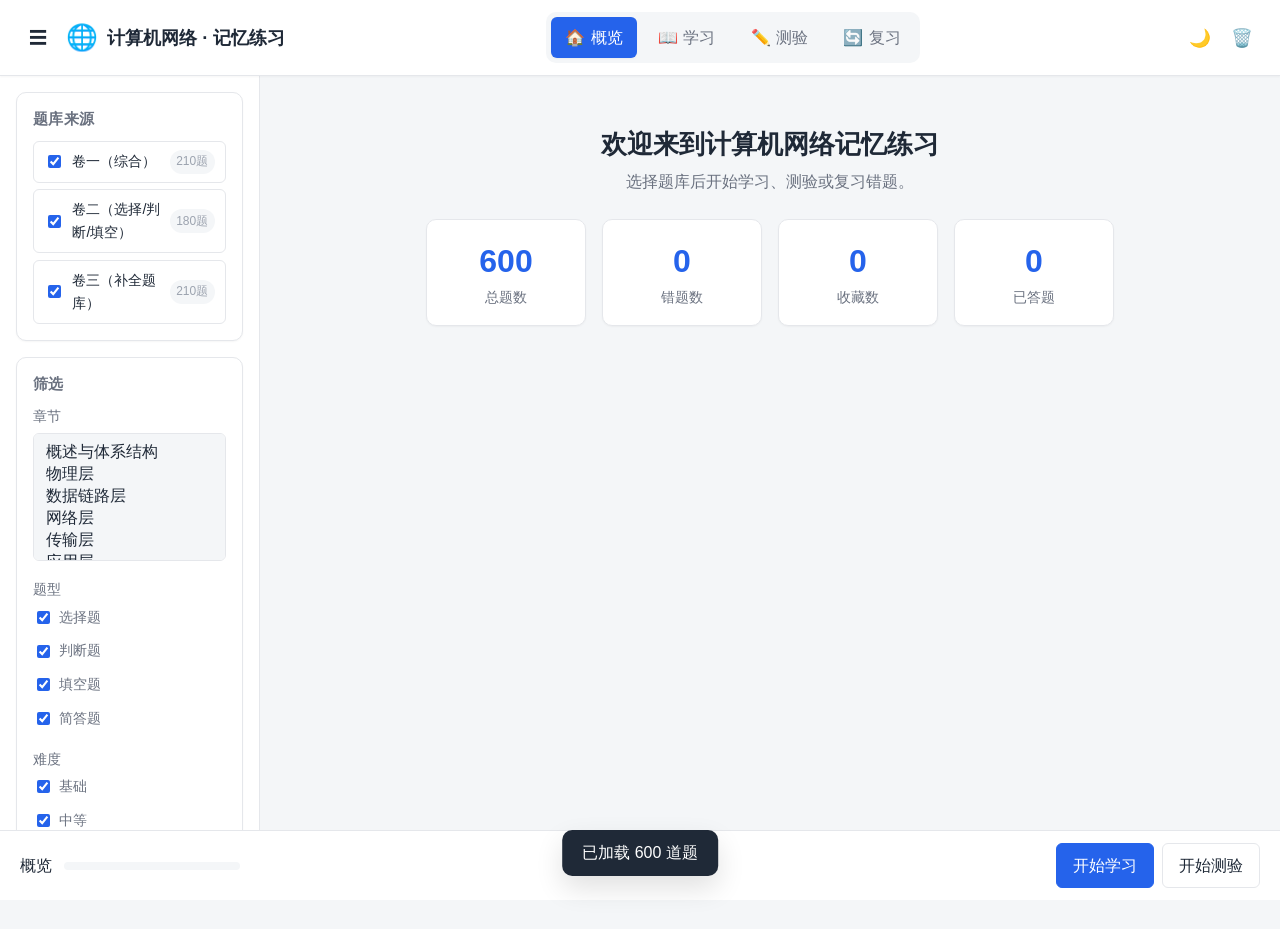
<file: index.html>
<!DOCTYPE html>
<html lang="zh-CN">
<head>
  <meta charset="UTF-8">
  <meta name="viewport" content="width=device-width, initial-scale=1.0, maximum-scale=1.0, user-scalable=no, viewport-fit=cover">
  <meta name="apple-mobile-web-app-capable" content="yes">
  <meta name="apple-mobile-web-app-status-bar-style" content="default">
  <meta name="theme-color" content="#2563eb">
  <title>计算机网络 · 记忆练习</title>
  <link rel="stylesheet" href="css/base.css">
  <link rel="stylesheet" href="css/layout.css">
  <link rel="stylesheet" href="css/components.css">
  <link rel="stylesheet" href="css/themes.css">
</head>
<body data-theme="light">
  <div id="app">
    <header class="app-header">
      <div class="brand">
        <button id="menuToggle" class="icon-btn menu-toggle" title="打开筛选">☰</button>
        <span class="logo">🌐</span>
        <h1>计算机网络 · 记忆练习</h1>
      </div>
      <nav class="mode-tabs" aria-label="练习模式">
        <button class="mode-tab active" data-mode="dashboard" title="统计概览">
          <span class="icon">🏠</span> 概览
        </button>
        <button class="mode-tab" data-mode="study" title="看题背答案">
          <span class="icon">📖</span> 学习
        </button>
        <button class="mode-tab" data-mode="quiz" title="自测评分">
          <span class="icon">✏️</span> 测验
        </button>
        <button class="mode-tab" data-mode="review" title="错题与收藏">
          <span class="icon">🔄</span> 复习
        </button>
      </nav>
      <div class="header-actions">
        <button id="themeToggle" class="icon-btn" title="切换主题">🌙</button>
        <button id="resetBtn" class="icon-btn danger" title="清空本地进度">🗑️</button>
      </div>
    </header>

    <div class="sidebar-overlay" id="sidebarOverlay"></div>
    <aside class="app-sidebar" id="appSidebar">
      <section class="panel">
        <h2>题库来源</h2>
        <div class="source-list" id="sourceList"></div>
      </section>

      <section class="panel">
        <h2>筛选</h2>
        <div class="filter-group">
          <label for="categoryFilter">章节</label>
          <select id="categoryFilter" multiple size="5"></select>
        </div>
        <div class="filter-group">
          <label>题型</label>
          <div class="checkboxes" id="typeFilter">
            <label><input type="checkbox" value="choice" checked> 选择题</label>
            <label><input type="checkbox" value="judge" checked> 判断题</label>
            <label><input type="checkbox" value="fill" checked> 填空题</label>
            <label><input type="checkbox" value="essay" checked> 简答题</label>
          </div>
        </div>
        <div class="filter-group">
          <label>难度</label>
          <div class="checkboxes" id="difficultyFilter">
            <label><input type="checkbox" value="1" checked> 基础</label>
            <label><input type="checkbox" value="2" checked> 中等</label>
            <label><input type="checkbox" value="3" checked> 困难</label>
          </div>
        </div>
      </section>

      <section class="panel">
        <h2>设置</h2>
        <div class="filter-group">
          <label for="quizCount">测验题数</label>
          <input type="number" id="quizCount" min="5" max="100" value="20">
        </div>
        <div class="filter-group">
          <label for="showExplanation">答后显示解析</label>
          <select id="showExplanation">
            <option value="auto">自动</option>
            <option value="always">总是</option>
            <option value="never">从不</option>
          </select>
        </div>
      </section>

      <section class="panel">
        <h2>AI 评分配置</h2>
        <div class="filter-group">
          <label for="aiApiKey">DeepSeek API Key</label>
          <input type="password" id="aiApiKey" placeholder="sk-..." autocomplete="off">
        </div>
        <div class="filter-group">
          <label for="aiModel">模型</label>
          <select id="aiModel">
            <option value="deepseek-chat">deepseek-chat</option>
            <option value="deepseek-reasoner">deepseek-reasoner</option>
          </select>
        </div>
        <div class="filter-group">
          <label for="aiBaseUrl">API 地址（可选）</label>
          <input type="text" id="aiBaseUrl" placeholder="https://api.deepseek.com" value="https://api.deepseek.com">
        </div>
        <p class="hint">Key 仅保存在本地浏览器，通过本地服务器代理调用。</p>
      </section>
    </aside>

    <main class="app-main" id="mainArea">
      <div class="dashboard" id="dashboard">
        <h2>欢迎来到计算机网络记忆练习</h2>
        <p>选择题库后开始学习、测验或复习错题。</p>
        <div class="stats-grid" id="statsGrid"></div>
      </div>
    </main>

    <footer class="app-footer">
      <div class="progress-area" id="progressArea">
        <span id="progressText">0 / 0</span>
        <div class="progress-bar"><div class="progress-fill" id="progressFill"></div></div>
      </div>
      <div class="footer-actions" id="footerActions"></div>
    </footer>
  </div>

  <div class="toast" id="toast"></div>

  <script src="js/utils.js"></script>
  <script src="js/state.js"></script>
  <script src="js/api-client.js"></script>
  <script src="js/data-loader.js"></script>
  <script src="js/question-renderer.js"></script>
  <script src="js/modes/study-mode.js"></script>
  <script src="js/modes/quiz-mode.js"></script>
  <script src="js/modes/review-mode.js"></script>
  <script src="js/main.js"></script>
</body>
</html>
</file>
<file: css/base.css>
:root {
  --font-sans: -apple-system, BlinkMacSystemFont, "Segoe UI", Roboto, "Helvetica Neue", Arial, "Noto Sans SC", sans-serif;
  --font-mono: "SFMono-Regular", Consolas, "Liberation Mono", Menlo, "Courier New", monospace;

  --radius-sm: 6px;
  --radius-md: 10px;
  --radius-lg: 14px;

  --shadow-sm: 0 1px 2px rgba(0,0,0,0.04);
  --shadow-md: 0 4px 12px rgba(0,0,0,0.08);
  --shadow-lg: 0 12px 28px rgba(0,0,0,0.12);

  --transition-fast: 0.15s ease;
  --transition-base: 0.25s ease;
}

[data-theme="light"] {
  --bg-body: #f4f6f8;
  --bg-card: #ffffff;
  --bg-sidebar: #ffffff;
  --bg-header: #ffffff;
  --bg-footer: #ffffff;
  --text-primary: #1f2937;
  --text-secondary: #6b7280;
  --text-muted: #9ca3af;
  --border-color: #e5e7eb;
  --accent: #2563eb;
  --accent-hover: #1d4ed8;
  --accent-soft: #dbeafe;
  --success: #16a34a;
  --success-soft: #dcfce7;
  --danger: #dc2626;
  --danger-soft: #fee2e2;
  --warning: #d97706;
  --warning-soft: #fef3c7;
  --info: #0891b2;
  --info-soft: #cffafe;
}

[data-theme="dark"] {
  --bg-body: #0f172a;
  --bg-card: #1e293b;
  --bg-sidebar: #1e293b;
  --bg-header: #1e293b;
  --bg-footer: #1e293b;
  --text-primary: #f1f5f9;
  --text-secondary: #94a3b8;
  --text-muted: #64748b;
  --border-color: #334155;
  --accent: #60a5fa;
  --accent-hover: #3b82f6;
  --accent-soft: #1e3a8a;
  --success: #4ade80;
  --success-soft: #14532d;
  --danger: #f87171;
  --danger-soft: #7f1d1d;
  --warning: #fbbf24;
  --warning-soft: #78350f;
  --info: #22d3ee;
  --info-soft: #164e63;
}

* {
  box-sizing: border-box;
}

html, body {
  margin: 0;
  padding: 0;
  height: 100%;
  font-family: var(--font-sans);
  font-size: 16px;
  line-height: 1.6;
  color: var(--text-primary);
  background: var(--bg-body);
  transition: background var(--transition-base), color var(--transition-base);
}

button, input, select, textarea {
  font: inherit;
  color: inherit;
}

button {
  cursor: pointer;
  border: none;
  background: none;
}

a {
  color: var(--accent);
  text-decoration: none;
}

h1, h2, h3, h4 {
  margin: 0 0 0.5em;
  line-height: 1.3;
}

p {
  margin: 0 0 0.75em;
}

code, pre {
  font-family: var(--font-mono);
  background: var(--bg-body);
  border-radius: var(--radius-sm);
  padding: 0.125em 0.375em;
}

pre {
  padding: 0.75em;
  overflow-x: auto;
  white-space: pre-wrap;
}

ul, ol {
  margin: 0 0 0.75em;
  padding-left: 1.25em;
}

:focus-visible {
  outline: 2px solid var(--accent);
  outline-offset: 2px;
}
</file>
<file: css/layout.css>
#app {
  display: grid;
  grid-template-areas:
    "header header"
    "sidebar main"
    "footer footer";
  grid-template-columns: 260px 1fr;
  grid-template-rows: auto 1fr auto;
  min-height: 100vh;
  max-width: 1600px;
  margin: 0 auto;
}

.app-header {
  grid-area: header;
  position: sticky;
  top: 0;
  z-index: 100;
  display: flex;
  align-items: center;
  justify-content: space-between;
  gap: 1rem;
  padding: 0.75rem 1.25rem;
  background: var(--bg-header);
  border-bottom: 1px solid var(--border-color);
  box-shadow: var(--shadow-sm);
}

.brand {
  display: flex;
  align-items: center;
  gap: 0.6rem;
}

.menu-toggle {
  display: none;
}

.brand .logo {
  font-size: 1.6rem;
}

.brand h1 {
  font-size: 1.15rem;
  font-weight: 700;
  margin: 0;
  white-space: nowrap;
  cursor: pointer;
}

.brand .logo {
  cursor: pointer;
}

.mode-tabs {
  display: flex;
  gap: 0.4rem;
  background: var(--bg-body);
  padding: 0.3rem;
  border-radius: var(--radius-md);
}

.mode-tab {
  display: flex;
  align-items: center;
  gap: 0.35rem;
  padding: 0.5rem 0.9rem;
  border-radius: var(--radius-sm);
  font-weight: 500;
  color: var(--text-secondary);
  transition: background var(--transition-fast), color var(--transition-fast);
}

.mode-tab:hover {
  background: var(--bg-card);
  color: var(--text-primary);
}

.mode-tab.active {
  background: var(--accent);
  color: #fff;
  box-shadow: var(--shadow-sm);
}

.header-actions {
  display: flex;
  align-items: center;
  gap: 0.4rem;
}

.app-sidebar {
  grid-area: sidebar;
  position: sticky;
  top: 61px;
  height: calc(100vh - 61px - 56px);
  overflow-y: auto;
  padding: 1rem;
  background: var(--bg-sidebar);
  border-right: 1px solid var(--border-color);
}

.app-main {
  grid-area: main;
  padding: 1.25rem;
  overflow-y: auto;
}

.app-footer {
  grid-area: footer;
  position: sticky;
  bottom: 0;
  display: flex;
  align-items: center;
  justify-content: space-between;
  gap: 1rem;
  padding: 0.75rem 1.25rem;
  background: var(--bg-footer);
  border-top: 1px solid var(--border-color);
}

.progress-area {
  display: flex;
  align-items: center;
  gap: 0.75rem;
  min-width: 220px;
}

.progress-bar {
  flex: 1;
  height: 8px;
  background: var(--bg-body);
  border-radius: 999px;
  overflow: hidden;
}

.progress-fill {
  height: 100%;
  width: 0%;
  background: var(--accent);
  border-radius: 999px;
  transition: width var(--transition-base);
}

.footer-actions {
  display: flex;
  gap: 0.5rem;
}

@media (max-width: 900px) {
  #app {
    grid-template-areas:
      "header"
      "main"
      "footer";
    grid-template-columns: 1fr;
    grid-template-rows: auto 1fr auto;
  }

  .menu-toggle {
    display: inline-flex;
  }

  .app-sidebar {
    position: fixed;
    left: 0;
    top: 0;
    width: 280px;
    max-width: 85vw;
    height: 100vh;
    height: 100dvh;
    z-index: 200;
    transform: translateX(-100%);
    transition: transform var(--transition-base);
    box-shadow: var(--shadow-lg);
    overflow-y: auto;
    -webkit-overflow-scrolling: touch;
    padding-top: max(1rem, env(safe-area-inset-top, 0px));
    padding-bottom: env(safe-area-inset-bottom, 0px);
  }

  .app-sidebar.open {
    transform: translateX(0);
  }

  .sidebar-overlay {
    display: none;
    position: fixed;
    inset: 0;
    background: rgba(0,0,0,0.45);
    z-index: 199;
  }

  .sidebar-overlay.show {
    display: block;
  }

  .app-header {
    flex-wrap: wrap;
    gap: 0.5rem;
    padding: 0.6rem 0.75rem;
  }

  .brand {
    flex-shrink: 0;
  }

  .brand h1 {
    font-size: 0.95rem;
  }

  .mode-tabs {
    order: 3;
    flex: 1 1 100%;
    overflow-x: auto;
    -webkit-overflow-scrolling: touch;
    scrollbar-width: none;
    padding: 0.15rem 0;
  }

  .mode-tabs::-webkit-scrollbar {
    display: none;
  }

  .mode-tab {
    padding: 0.45rem 0.65rem;
    font-size: 0.85rem;
    white-space: nowrap;
    flex-shrink: 0;
  }

  .mode-tab .icon {
    display: none;
  }

  .app-main {
    padding: 0.75rem;
  }

  .app-footer {
    flex-direction: column;
    align-items: stretch;
    gap: 0.6rem;
    padding: 0.6rem 0.75rem;
  }

  .progress-area {
    width: 100%;
  }

  .footer-actions {
    justify-content: stretch;
  }

  .footer-actions .btn {
    flex: 1;
  }
}

/* ── 小屏手机 (< 600px) ── */
@media (max-width: 600px) {
  .brand h1 {
    font-size: 0.82rem;
    max-width: 160px;
    overflow: hidden;
    text-overflow: ellipsis;
  }

  .brand .logo {
    font-size: 1.3rem;
  }

  .mode-tab {
    padding: 0.4rem 0.55rem;
    font-size: 0.8rem;
    gap: 0.15rem;
  }

  .header-actions .icon-btn {
    width: 32px;
    height: 32px;
    font-size: 1rem;
  }

  .app-main {
    padding: 0.5rem;
  }

  .dashboard {
    padding: 1rem 0.25rem;
  }

  .dashboard h2 {
    font-size: 1.25rem;
  }

  .app-footer {
    padding: 0.5rem 0.6rem;
    padding-bottom: calc(0.5rem + env(safe-area-inset-bottom, 0px));
    font-size: 0.85rem;
  }
}
</file>
<file: css/components.css>
.panel {
  background: var(--bg-card);
  border: 1px solid var(--border-color);
  border-radius: var(--radius-md);
  padding: 1rem;
  margin-bottom: 1rem;
  box-shadow: var(--shadow-sm);
}

.panel h2 {
  font-size: 0.95rem;
  text-transform: uppercase;
  letter-spacing: 0.03em;
  color: var(--text-secondary);
  margin-bottom: 0.75rem;
}

.filter-group {
  margin-bottom: 0.85rem;
}

.filter-group label {
  display: block;
  font-size: 0.85rem;
  font-weight: 500;
  margin-bottom: 0.35rem;
  color: var(--text-secondary);
}

.filter-group select,
.filter-group input[type="number"],
.filter-group input[type="text"] {
  width: 100%;
  padding: 0.5rem 0.65rem;
  border: 1px solid var(--border-color);
  border-radius: var(--radius-sm);
  background: var(--bg-body);
}

.filter-group select[multiple] {
  min-height: 120px;
}

.checkboxes {
  display: flex;
  flex-direction: column;
  gap: 0.4rem;
}

.checkboxes label {
  display: flex;
  align-items: center;
  gap: 0.4rem;
  font-weight: 400;
  cursor: pointer;
}

.hint {
  font-size: 0.78rem;
  color: var(--text-muted);
  margin: 0;
}

.checkboxes input {
  accent-color: var(--accent);
}

.source-list {
  display: flex;
  flex-direction: column;
  gap: 0.4rem;
}

.source-item {
  display: flex;
  align-items: center;
  gap: 0.5rem;
  padding: 0.5rem 0.65rem;
  border-radius: var(--radius-sm);
  border: 1px solid var(--border-color);
  cursor: pointer;
  transition: background var(--transition-fast), border-color var(--transition-fast);
}

.source-item:hover {
  background: var(--accent-soft);
}

.source-item input {
  accent-color: var(--accent);
}

.source-item .source-name {
  flex: 1;
  font-size: 0.9rem;
}

.source-item .source-count {
  font-size: 0.75rem;
  color: var(--text-muted);
  background: var(--bg-body);
  padding: 0.15rem 0.4rem;
  border-radius: 999px;
}

.btn {
  display: inline-flex;
  align-items: center;
  justify-content: center;
  gap: 0.4rem;
  padding: 0.55rem 1rem;
  border-radius: var(--radius-sm);
  font-weight: 500;
  border: 1px solid var(--border-color);
  background: var(--bg-card);
  color: var(--text-primary);
  transition: background var(--transition-fast), transform var(--transition-fast), box-shadow var(--transition-fast);
}

.btn:hover {
  background: var(--bg-body);
  transform: translateY(-1px);
}

.btn:active {
  transform: translateY(0);
}

.btn-primary {
  background: var(--accent);
  color: #fff;
  border-color: var(--accent);
}

.btn-primary:hover {
  background: var(--accent-hover);
}

.btn-success {
  background: var(--success);
  color: #fff;
  border-color: var(--success);
}

.btn-danger {
  background: var(--danger);
  color: #fff;
  border-color: var(--danger);
}

.btn-ghost {
  background: transparent;
  border-color: transparent;
}

.icon-btn {
  display: inline-flex;
  align-items: center;
  justify-content: center;
  width: 36px;
  height: 36px;
  border-radius: var(--radius-sm);
  font-size: 1.1rem;
  transition: background var(--transition-fast);
}

.icon-btn:hover {
  background: var(--bg-body);
}

.icon-btn.danger:hover {
  background: var(--danger-soft);
}

.dashboard {
  max-width: 720px;
  margin: 0 auto;
  text-align: center;
  padding: 2rem 1rem;
}

.dashboard h2 {
  font-size: 1.6rem;
  margin-bottom: 0.5rem;
}

.dashboard p {
  color: var(--text-secondary);
  margin-bottom: 1.5rem;
}

.stats-grid {
  display: grid;
  grid-template-columns: repeat(auto-fit, minmax(140px, 1fr));
  gap: 1rem;
  margin-top: 1.5rem;
}

.stat-card {
  background: var(--bg-card);
  border: 1px solid var(--border-color);
  border-radius: var(--radius-md);
  padding: 1rem;
  box-shadow: var(--shadow-sm);
}

.stat-card .stat-value {
  font-size: 2rem;
  font-weight: 700;
  color: var(--accent);
}

.stat-card .stat-label {
  font-size: 0.85rem;
  color: var(--text-secondary);
}

.question-card {
  background: var(--bg-card);
  border: 1px solid var(--border-color);
  border-radius: var(--radius-lg);
  padding: 1.25rem;
  margin-bottom: 1rem;
  box-shadow: var(--shadow-md);
  transition: transform var(--transition-fast);
}

.question-card:hover {
  transform: translateY(-2px);
}

.question-header {
  display: flex;
  align-items: flex-start;
  justify-content: space-between;
  gap: 1rem;
  margin-bottom: 0.75rem;
}

.question-meta {
  display: flex;
  flex-wrap: wrap;
  gap: 0.4rem;
}

.badge {
  display: inline-flex;
  align-items: center;
  padding: 0.2rem 0.5rem;
  border-radius: 999px;
  font-size: 0.75rem;
  font-weight: 600;
  background: var(--bg-body);
  color: var(--text-secondary);
}

.badge.choice { background: var(--accent-soft); color: var(--accent); }
.badge.judge { background: var(--info-soft); color: var(--info); }
.badge.fill { background: var(--warning-soft); color: var(--warning); }
.badge.essay { background: var(--success-soft); color: var(--success); }

.question-actions {
  display: flex;
  gap: 0.3rem;
}

.question-actions button {
  width: 32px;
  height: 32px;
  border-radius: var(--radius-sm);
  display: flex;
  align-items: center;
  justify-content: center;
  transition: background var(--transition-fast);
}

.question-actions button:hover {
  background: var(--bg-body);
}

.question-actions .star.active {
  background: var(--warning-soft);
}

.question-body {
  font-size: 1.05rem;
  line-height: 1.7;
  margin-bottom: 1rem;
}

.result-banner {
  display: inline-flex;
  align-items: center;
  gap: 0.4rem;
  padding: 0.5rem 0.9rem;
  border-radius: var(--radius-md);
  font-weight: 700;
  margin-bottom: 0.75rem;
}

.result-banner.correct {
  background: var(--success-soft);
  color: var(--success);
}

.result-banner.wrong {
  background: var(--danger-soft);
  color: var(--danger);
  animation: shake 0.35s ease both;
}

.options-list {
  display: flex;
  flex-direction: column;
  gap: 0.55rem;
}

.option-label {
  display: flex;
  align-items: flex-start;
  gap: 0.65rem;
  padding: 0.75rem 0.85rem;
  border: 1px solid var(--border-color);
  border-radius: var(--radius-md);
  cursor: pointer;
  transition: background var(--transition-fast), border-color var(--transition-fast);
}

.option-label:hover {
  background: var(--bg-body);
  border-color: var(--accent);
}

.option-label input {
  margin-top: 0.25rem;
  accent-color: var(--accent);
}

.option-label.correct {
  background: var(--success-soft);
  border-color: var(--success);
}

.option-label.wrong {
  background: var(--danger-soft);
  border-color: var(--danger);
}

.option-label.disabled {
  cursor: default;
  opacity: 0.7;
}

.answer-input {
  width: 100%;
  padding: 0.75rem;
  border: 1px solid var(--border-color);
  border-radius: var(--radius-md);
  background: var(--bg-body);
  margin-bottom: 0.75rem;
}

.answer-input.correct {
  border-color: var(--success);
  background: var(--success-soft);
}

.answer-input.wrong {
  border-color: var(--danger);
  background: var(--danger-soft);
}

.explanation {
  margin-top: 0.75rem;
  padding: 0.85rem;
  background: var(--accent-soft);
  border-left: 4px solid var(--accent);
  border-radius: var(--radius-sm);
  font-size: 0.95rem;
}

.explanation-title {
  font-weight: 700;
  margin-bottom: 0.25rem;
  color: var(--accent);
}

.ai-result {
  margin: 0.75rem 0;
  padding: 0.9rem;
  background: var(--bg-body);
  border: 1px solid var(--border-color);
  border-radius: var(--radius-md);
}

.ai-score {
  display: inline-flex;
  align-items: baseline;
  gap: 0.2rem;
  font-size: 2rem;
  font-weight: 800;
  margin-bottom: 0.5rem;
}

.ai-score span {
  font-size: 1rem;
  font-weight: 500;
  color: var(--text-secondary);
}

.ai-score.good { color: var(--success); }
.ai-score.medium { color: var(--warning); }
.ai-score.poor { color: var(--danger); }

.ai-feedback,
.ai-missing,
.ai-error {
  font-size: 0.95rem;
  margin-bottom: 0.35rem;
}

.ai-error {
  color: var(--danger);
}

.result-summary {
  background: var(--bg-card);
  border: 1px solid var(--border-color);
  border-radius: var(--radius-lg);
  padding: 1.5rem;
  text-align: center;
  box-shadow: var(--shadow-md);
}

.result-summary h2 {
  font-size: 1.4rem;
  margin-bottom: 1rem;
}

.result-score {
  font-size: 3rem;
  font-weight: 800;
  color: var(--accent);
}

.result-detail {
  display: flex;
  justify-content: center;
  gap: 1.5rem;
  margin: 1rem 0;
  flex-wrap: wrap;
}

.result-detail > div {
  display: flex;
  flex-direction: column;
  align-items: center;
}

.result-detail .num {
  font-size: 1.5rem;
  font-weight: 700;
}

.result-detail .label {
  font-size: 0.85rem;
  color: var(--text-secondary);
}

.toast {
  position: fixed;
  bottom: 1.5rem;
  left: 50%;
  transform: translateX(-50%) translateY(120%);
  background: var(--text-primary);
  color: var(--bg-card);
  padding: 0.65rem 1.25rem;
  border-radius: var(--radius-md);
  box-shadow: var(--shadow-lg);
  opacity: 0;
  transition: transform var(--transition-base), opacity var(--transition-base);
  z-index: 300;
}

.toast.show {
  transform: translateX(-50%) translateY(0);
  opacity: 1;
}

.empty-state {
  text-align: center;
  padding: 3rem 1rem;
  color: var(--text-secondary);
}

.empty-state .big-emoji {
  font-size: 3rem;
  margin-bottom: 0.5rem;
}

/* ── 移动端触摸优化 ── */
@media (max-width: 900px) {
  .btn {
    min-height: 44px;
    padding: 0.6rem 1rem;
    font-size: 0.95rem;
  }

  .icon-btn {
    width: 40px;
    height: 40px;
    font-size: 1.2rem;
  }

  .question-card {
    padding: 1rem;
    margin-bottom: 0.75rem;
    border-radius: var(--radius-md);
  }

  .question-body {
    font-size: 1rem;
    line-height: 1.65;
  }

  .option-label {
    padding: 0.85rem 0.75rem;
    min-height: 44px;
    font-size: 0.95rem;
  }

  .option-label input[type="radio"] {
    width: 20px;
    height: 20px;
    flex-shrink: 0;
    margin-top: 0.15rem;
  }

  .answer-input {
    font-size: 16px; /* 防止 iOS 缩放 */
    padding: 0.75rem;
  }

  .result-summary {
    padding: 1.25rem 1rem;
  }

  .result-score {
    font-size: 2.5rem;
  }

  .result-detail {
    gap: 1rem;
  }

  .result-detail .num {
    font-size: 1.25rem;
  }

  .stats-grid {
    grid-template-columns: repeat(2, 1fr);
    gap: 0.65rem;
  }

  .stat-card {
    padding: 0.85rem;
  }

  .stat-card .stat-value {
    font-size: 1.6rem;
  }

  .panel {
    padding: 0.85rem;
  }

  .filter-group select,
  .filter-group input[type="number"],
  .filter-group input[type="text"],
  .filter-group input[type="password"] {
    font-size: 16px; /* 防止 iOS 缩放 */
    padding: 0.6rem 0.65rem;
  }

  .checkboxes label {
    min-height: 36px;
  }

  .checkboxes input[type="checkbox"] {
    width: 18px;
    height: 18px;
  }

  .question-meta {
    gap: 0.3rem;
  }

  .badge {
    font-size: 0.7rem;
    padding: 0.18rem 0.45rem;
  }

  .question-actions button {
    width: 36px;
    height: 36px;
    font-size: 1.1rem;
  }
}

@media (max-width: 600px) {
  .btn {
    padding: 0.55rem 0.85rem;
    font-size: 0.9rem;
  }

  .question-card {
    padding: 0.75rem;
  }

  .question-body {
    font-size: 0.95rem;
  }

  .option-label {
    padding: 0.7rem 0.65rem;
    font-size: 0.9rem;
  }

  .stats-grid {
    grid-template-columns: repeat(2, 1fr);
    gap: 0.5rem;
  }

  .stat-card .stat-value {
    font-size: 1.4rem;
  }

  .stat-card .stat-label {
    font-size: 0.78rem;
  }

  .result-score {
    font-size: 2rem;
  }

  .result-detail {
    gap: 0.75rem;
  }

  .toast {
    left: 0.75rem;
    right: 0.75rem;
    transform: translateY(120%);
    text-align: center;
    font-size: 0.9rem;
  }

  .toast.show {
    transform: translateY(0);
  }

  .explanation {
    font-size: 0.9rem;
    padding: 0.7rem;
  }
}
</file>
<file: css/themes.css>
/* 主题切换相关样式 */

.theme-transition,
.theme-transition * {
  transition: background var(--transition-base), color var(--transition-base), border-color var(--transition-base) !important;
}

/* 暗色主题微调 */
[data-theme="dark"] .question-card,
[data-theme="dark"] .panel,
[data-theme="dark"] .stat-card {
  box-shadow: 0 4px 12px rgba(0,0,0,0.25);
}

[data-theme="dark"] .option-label:hover {
  background: rgba(255,255,255,0.04);
}

[data-theme="dark"] .answer-input {
  background: #0f172a;
}

/* 聚焦高亮 */
.question-card:focus-within {
  border-color: var(--accent);
  box-shadow: 0 0 0 3px var(--accent-soft);
}

/* 翻页动画 */
.slide-in {
  animation: slideIn 0.25s ease both;
}

@keyframes slideIn {
  from {
    opacity: 0;
    transform: translateY(12px);
  }
  to {
    opacity: 1;
    transform: translateY(0);
  }
}

/* 正确/错误抖动 */
.shake {
  animation: shake 0.35s ease both;
}

@keyframes shake {
  0%, 100% { transform: translateX(0); }
  20% { transform: translateX(-6px); }
  40% { transform: translateX(6px); }
  60% { transform: translateX(-4px); }
  80% { transform: translateX(4px); }
}

/* 脉冲提示 */
.pulse {
  animation: pulse 1.5s infinite;
}

@keyframes pulse {
  0% { box-shadow: 0 0 0 0 rgba(37, 99, 235, 0.4); }
  70% { box-shadow: 0 0 0 10px rgba(37, 99, 235, 0); }
  100% { box-shadow: 0 0 0 0 rgba(37, 99, 235, 0); }
}
</file>
